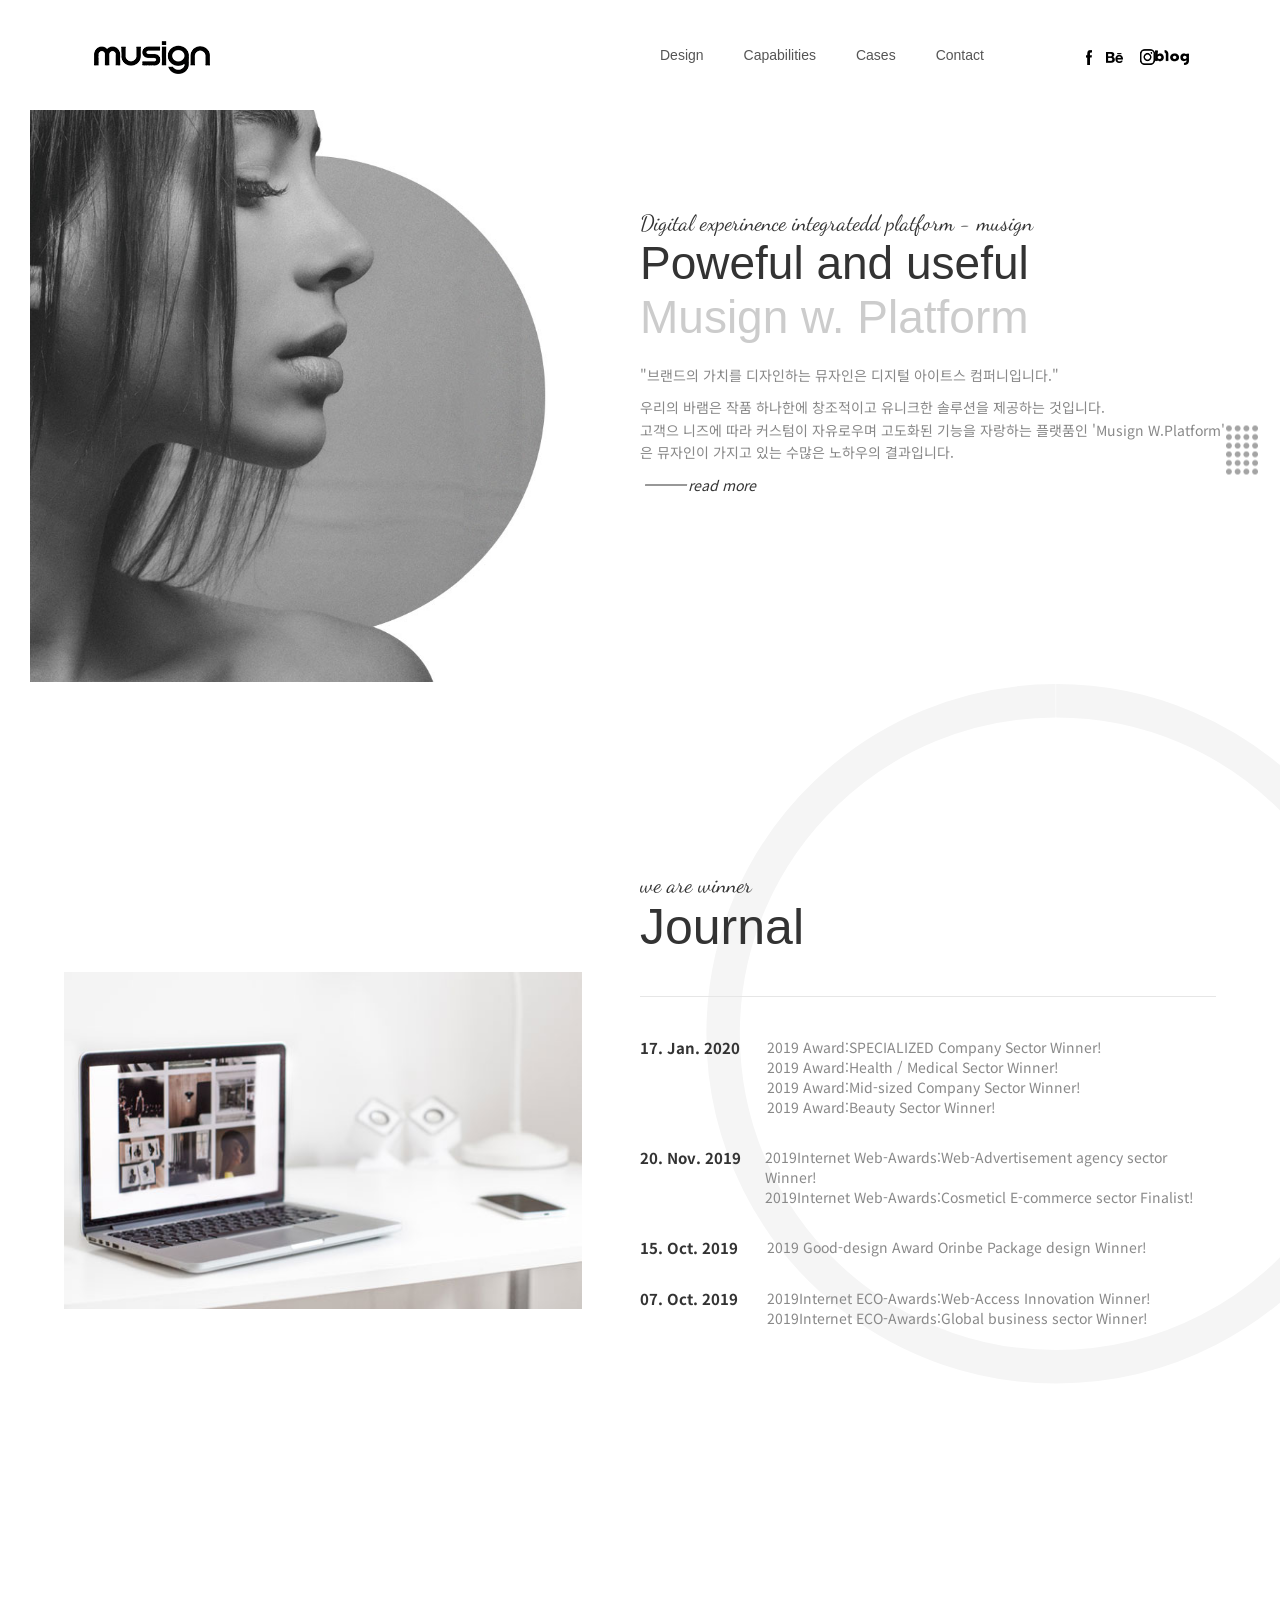
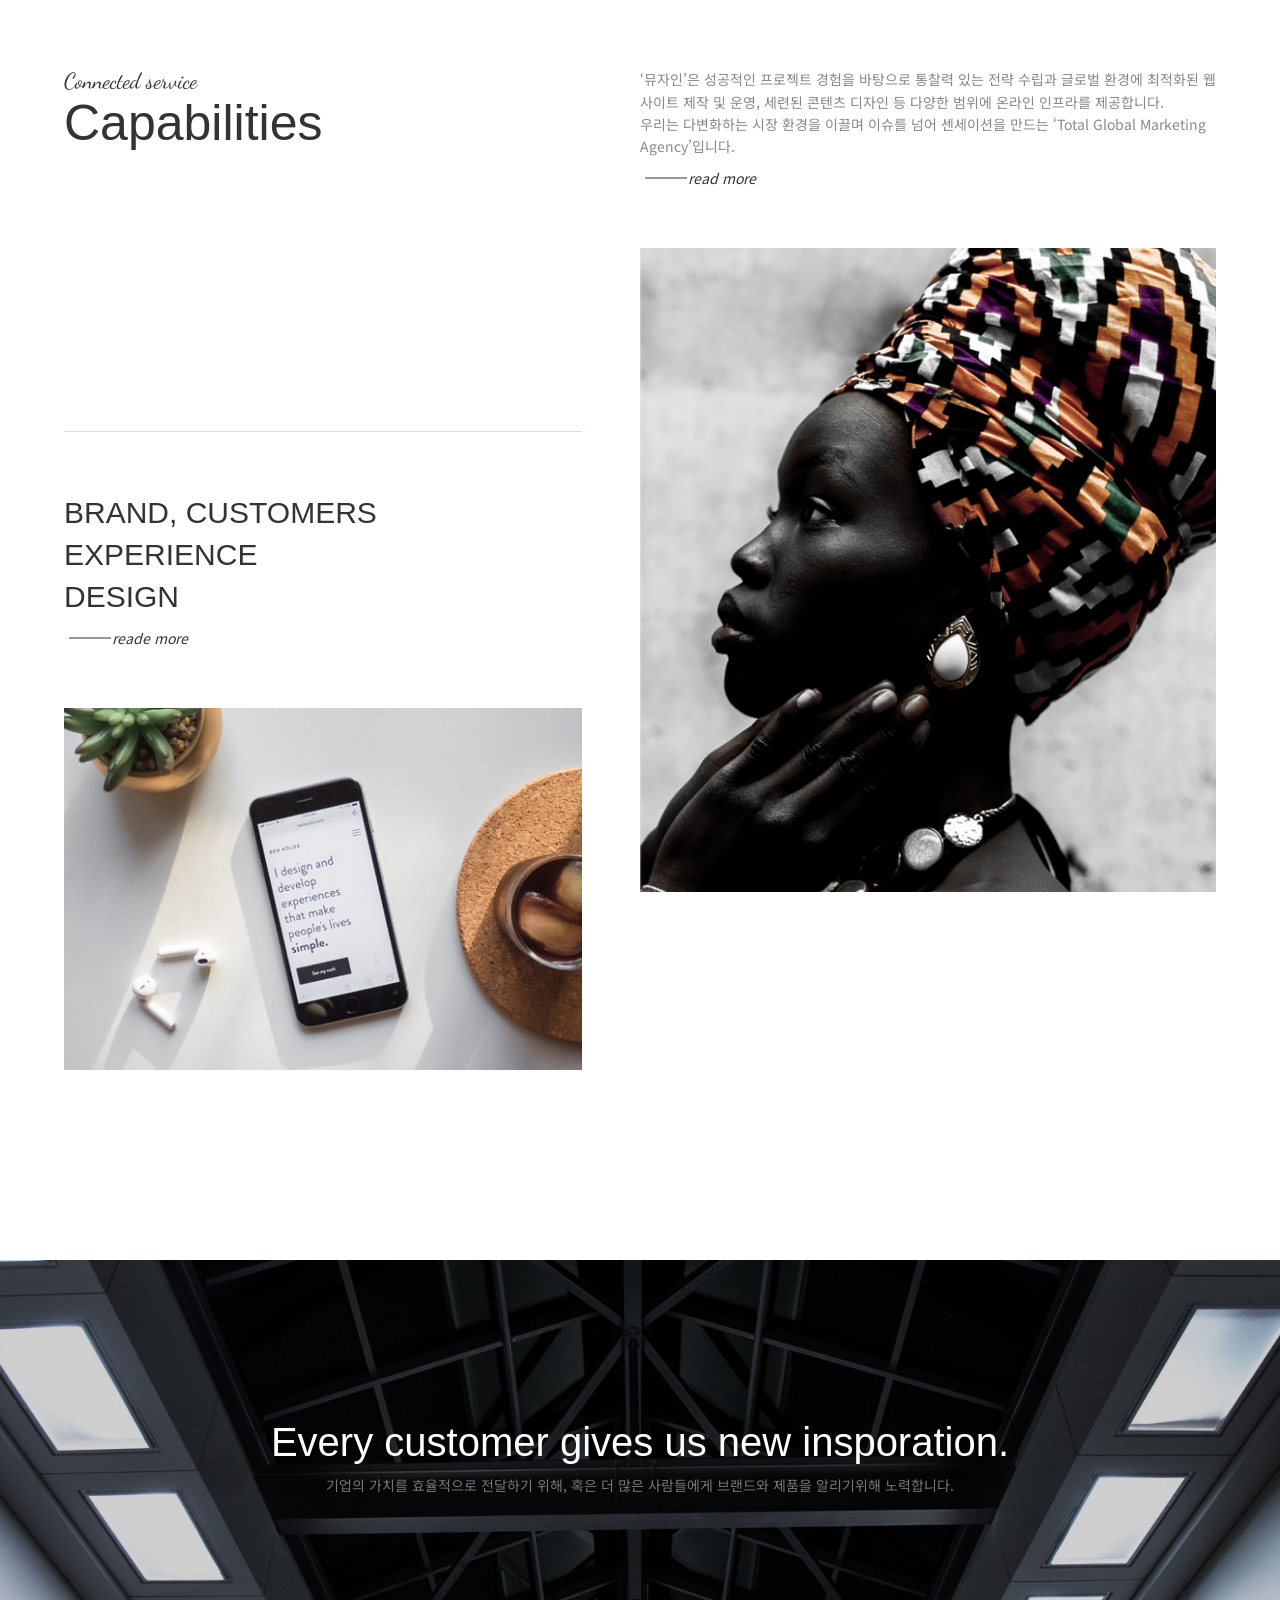
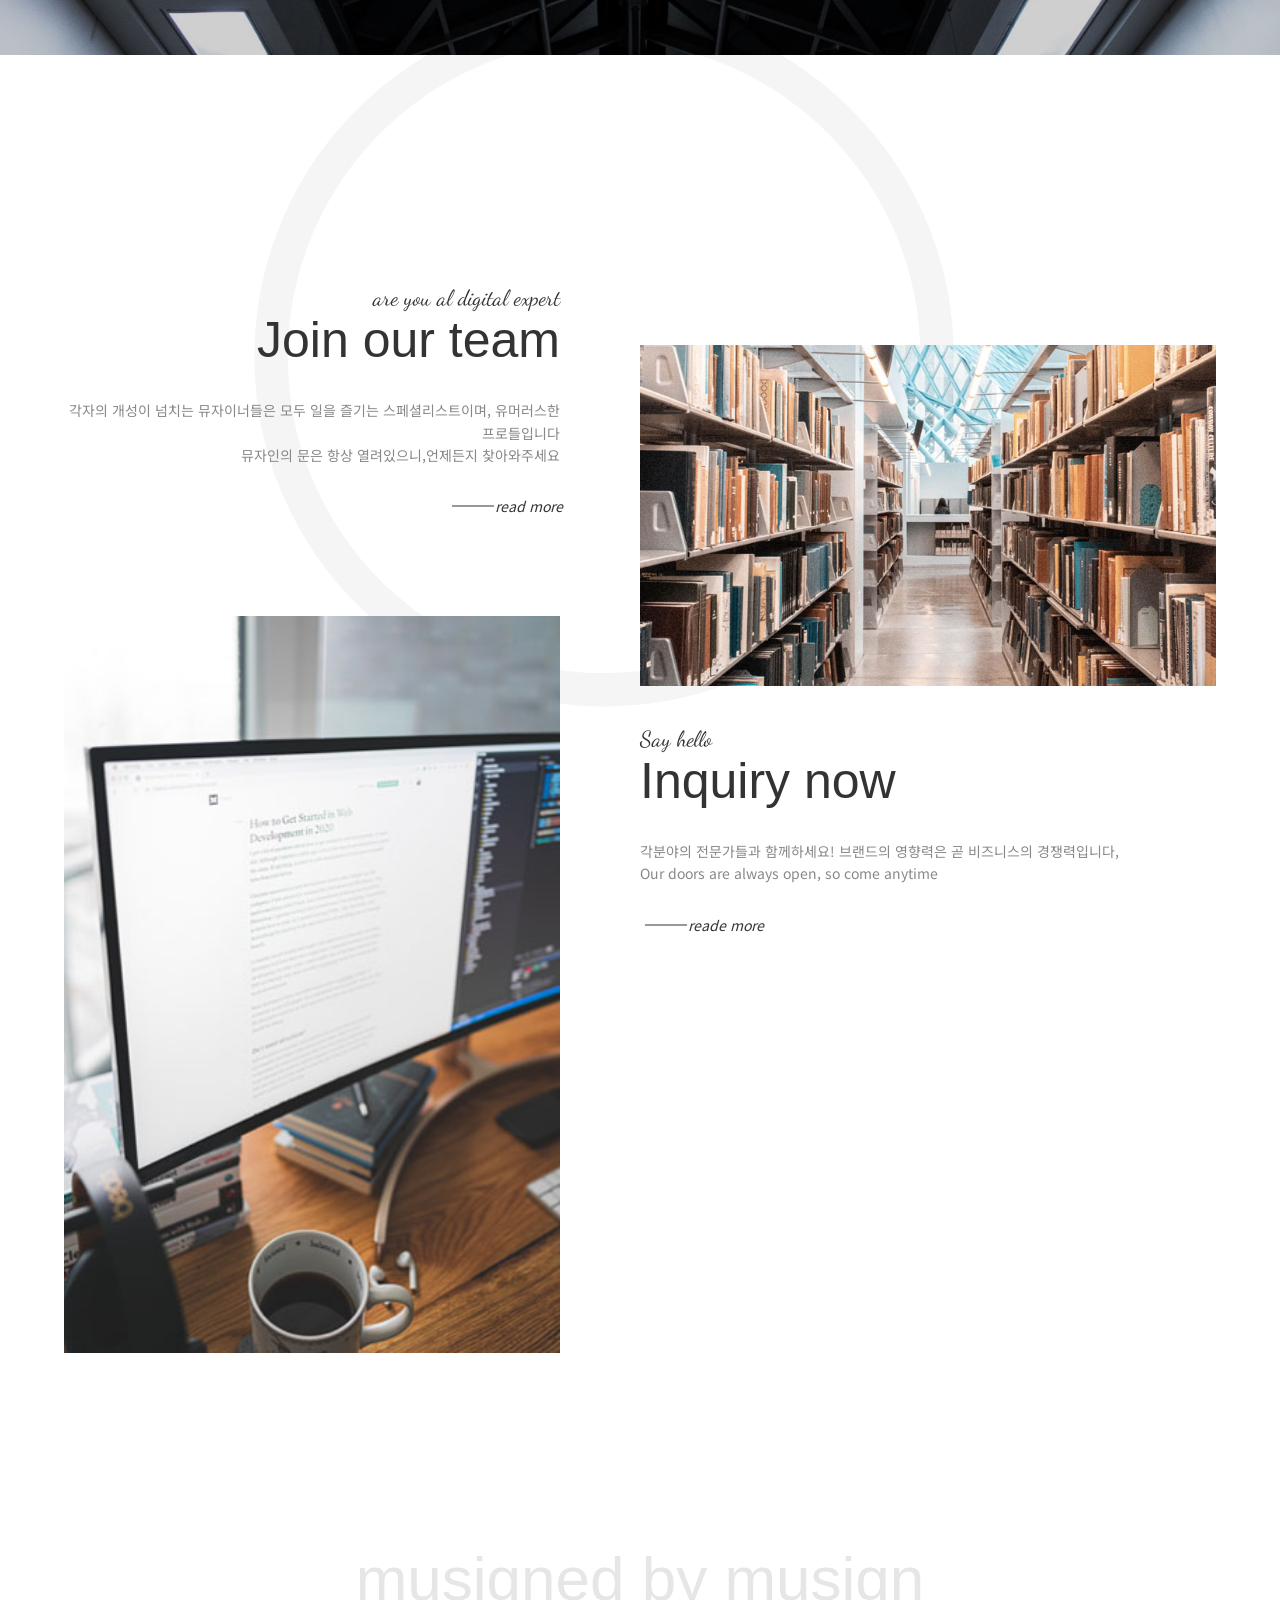
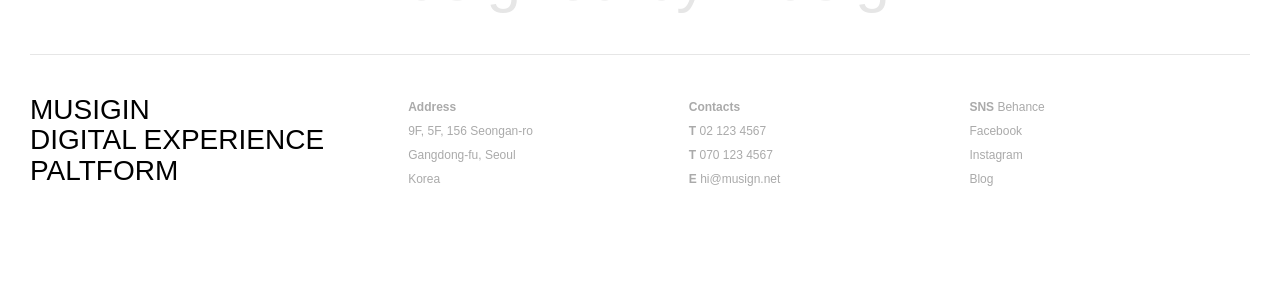
<file: musign/index.html>
<!doctype html>
<html lang="ko">
    <head>
        <meta charset="UTF-8" />
        <meta name="viewport" content="width=device-width, initial-scale=1.0" />
        <title>musign 클론코딩</title>
        <link rel="stylesheet" href="css/style.css" />
        <script defer src="js/script.js"></script>
    </head>
    <body>
        <div id="wrap">
            <div class="menuOpen">
                <button class="open">
                    <img src="img/open-icon.png" alt="" />
                </button>
                <div class="menuWrap">
                    <a href="#" class="close"><img src="img/close.png" alt="" /></a>
                    <a href="#" class="close en"> close</a>
                    <ul class="tit en animate" data-animate="motion">
                        <li>
                            <a href="#"
                                ><span><b>Design</b></span></a
                            >
                        </li>
                        <li>
                            <a href="#"
                                ><span><b>Capabilities</b></span></a
                            >
                        </li>
                        <li>
                            <a href="#"
                                ><span><b>Cases</b></span></a
                            >
                        </li>
                        <li>
                            <a href="#"
                                ><span><b>Contact</b></span></a
                            >
                        </li>
                    </ul>
                </div>
            </div>
            <header id="header">
                <div class="inner">
                    <h1 class="logo">
                        <a href="index.html"><img src="img/logo.png" alt="" /></a>
                    </h1>
                    <nav class="mainMenu">
                        <span class="bar"></span>
                        <ul class="gnb en">
                            <li><a href="#">Design</a></li>
                            <li><a href="#">Capabilities</a></li>
                            <li><a href="#">Cases</a></li>
                            <li><a href="#">Contact</a></li>
                        </ul>
                        <ul class="sns">
                            <li>
                                <a href="#"><img src="img/sns-icon01.png" alt="" /></a>
                            </li>
                            <li>
                                <a href="#"><img src="img/sns-icon02.png" alt="" /></a>
                            </li>
                            <li>
                                <a href="#"><img src="img/sns-icon03.png" alt="" /></a>
                            </li>
                            <li>
                                <a href="#"><img src="img/sns-icon04.png" alt="" /></a>
                            </li>
                        </ul>
                    </nav>
                </div>
            </header>
            <section class="visual">
                <div class="mainImg">
                    <p class="img animate" data-animate="motion">
                        <img src="img/mainVisual.jpg" alt="" />
                    </p>
                </div>
                <div class="mainTxt">
                    <h2 class="tit en animate" data-animate="motion">
                        <span class="en_s"
                            ><b>Digital experinence integratedd platform - musign</b></span
                        >
                        <span><b>Poweful and useful</b></span>
                        <span class="gray"><b>Musign w. Platform</b></span>
                    </h2>
                    <div class="txt animate" data-animate="motion">
                        <p>
                            <b
                                >"브랜드의 가치를 디자인하는 뮤자인은 디지털 아이트스
                                컴퍼니입니다."</b
                            >
                        </p>
                        <p>
                            <b>
                                우리의 바램은 작품 하나한에 창조적이고 유니크한 솔루션을 제공하는
                                것입니다. <br />
                                고객으 니즈에 따라 커스텀이 자유로우며 고도화된 기능을 자랑하는
                                플랫품인 'Musign W.Platform' <br />은 뮤자인이 가지고 있는 수많은
                                노하우의 결과입니다.</b
                            >
                        </p>
                        <p>
                            <b><a href="#" class="moreBtn">read more</a></b>
                        </p>
                    </div>
                </div>
            </section>
            <section class="journal">
                <p class="scroll">scroll</p>
                <!-- svg -->
                <div class="circleBox animate" data-animate="motion">
                    <svg
                        class="svgAni"
                        version="1.1"
                        xmlns="http://www.w3.org/2000/svg"
                        xmlns:xlink="http://www.w3.org/1999/xlink"
                        x="0px"
                        y="0px"
                        width="700px"
                        height="700px"
                        viewBox="0 0 523.421 523.104"
                        enable-background="new 0 0 523.421 523.104"
                        xml:space="preserve"
                    >
                        <path
                            d="M510.844,261.637
                    c0,69.277-28.291,131.946-73.95,177.084c-44.978,44.464-106.809,71.916-175.05,71.916c-55.662,0-107.058-18.264-148.522-49.125
                    C52.343,416.126,12.843,343.494,12.843,261.637c0-56.924,19.102-109.387,51.245-151.329
                    c45.509-59.381,117.161-97.671,197.755-97.671c70.752,0,134.612,29.51,179.944,76.893
                    C484.565,134.242,510.844,194.871,510.844,261.637z"
                        />
                    </svg>
                </div>
                <div class="inner">
                    <div class="box">
                        <p class="img animate" data-animate="motion">
                            <img src="img/img_01.jpg" alt="" />
                        </p>
                    </div>
                    <div class="box">
                        <h2 class="tit en animate" data-animate="motion">
                            <span class="en_s"><b>we are winner</b></span>
                            <span><b>Journal</b></span>
                        </h2>
                        <ul>
                            <li>
                                <h3>17. Jan. 2020</h3>
                                <p>
                                    2019 Award:SPECIALIZED Company Sector Winner!<br />
                                    2019 Award:Health / Medical Sector Winner!<br />
                                    2019 Award:Mid-sized Company Sector Winner!<br />
                                    2019 Award:Beauty Sector Winner!
                                </p>
                            </li>
                            <li>
                                <h3>20. Nov. 2019</h3>
                                <p>
                                    2019Internet Web-Awards:Web-Advertisement agency sector
                                    Winner!<br />
                                    2019Internet Web-Awards:Cosmeticl E-commerce sector Finalist!
                                </p>
                            </li>
                            <li>
                                <h3>15. Oct. 2019</h3>
                                <p>2019 Good-design Award Orinbe Package design Winner!</p>
                            </li>
                            <li>
                                <h3>07. Oct. 2019</h3>
                                <p>
                                    2019Internet ECO-Awards:Web-Access Innovation Winner!<br />
                                    2019Internet ECO-Awards:Global business sector Winner!
                                </p>
                            </li>
                        </ul>
                    </div>
                </div>
            </section>
            <section class="service">
                <div class="inner">
                    <div class="box">
                        <h2 class="tit en animate" data-animate="motion">
                            <span class="en_s"><b>Connected service</b></span>
                            <span><b>Capabilities</b></span>
                        </h2>
                    </div>
                    <div class="box">
                        <div class="txt">
                            <p>
                                ‘뮤자인’은 성공적인 프로젝트 경험을 바탕으로 통찰력 있는 전략 수립과
                                글로벌 환경에 최적화된 웹사이트 제작 및 운영, 세련된 콘텐츠 디자인
                                등 다양한 범위에 온라인 인프라를 제공합니다.<br />
                                우리는 다변화하는 시장 환경을 이끌며 이슈를 넘어 센세이션을 만드는
                                ‘Total Global Marketing Agency’입니다.
                            </p>
                            <a href="#" class="moreBtn">read more</a>
                        </div>
                        <p class="img animate" data-animate="motion">
                            <img src="img/img_02.jpg" alt="" />
                        </p>
                    </div>
                    <div class="box design">
                        <h2 class="tit en animate" data-animate="motion">
                            <span><b>BRAND, CUSTOMERS</b></span>
                            <span><b>EXPERIENCE</b></span>
                            <span><b>DESIGN</b></span>
                        </h2>
                        <a href="#" class="moreBtn">reade more</a>
                        <p class="img animate" data-animate="motion">
                            <img src="img/img_03.jpg" alt="" />
                        </p>
                    </div>
                </div>
            </section>
            <section class="customer">
                <h2 class="tit en animate" data-animate="motion">
                    <span><b>Every customer gives us new insporation.</b></span>
                </h2>
                <div class="txt">
                    기업의 가치를 효율적으로 전달하기 위해, 혹은 더 많은 사람들에게 브랜드와 제품을
                    알리기위해 노력합니다.
                </div>
            </section>
            <section class="team">
                <!-- svg -->
                <div class="circleBox animate" data-animate="motion">
                    <svg
                        class="svgAni"
                        version="1.1"
                        xmlns="http://www.w3.org/2000/svg"
                        xmlns:xlink="http://www.w3.org/1999/xlink"
                        x="0px"
                        y="0px"
                        width="700px"
                        height="700px"
                        viewBox="0 0 523.421 523.104"
                        enable-background="new 0 0 523.421 523.104"
                        xml:space="preserve"
                    >
                        <path
                            d="M510.844,261.637
                c0,69.277-28.291,131.946-73.95,177.084c-44.978,44.464-106.809,71.916-175.05,71.916c-55.662,0-107.058-18.264-148.522-49.125
                C52.343,416.126,12.843,343.494,12.843,261.637c0-56.924,19.102-109.387,51.245-151.329
                c45.509-59.381,117.161-97.671,197.755-97.671c70.752,0,134.612,29.51,179.944,76.893
                C484.565,134.242,510.844,194.871,510.844,261.637z"
                        />
                    </svg>
                </div>
                <div class="inner">
                    <div class="box left">
                        <h2 class="tit en animate" data-animate="motion">
                            <span class="en_s"><b>are you al digital expert</b></span>
                            <span><b>Join our team</b></span>
                        </h2>
                        <div class="txt">
                            <p>
                                각자의 개성이 넘치는 뮤자이너들은 모두 일을 즐기는 스페셜리스트이며,
                                유머러스한 프로들입니다<br />
                                뮤자인의 문은 항상 열려있으니,언제든지 찾아와주세요
                            </p>
                        </div>
                        <a href="#" class="moreBtn">read more</a>
                        <p class="img animate" data-animate="motion">
                            <img src="img/img_05.jpg" alt="" />
                        </p>
                    </div>
                    <div class="box">
                        <p class="img animate" data-animate="motion">
                            <img src="img/img_06.jpg" alt="" />
                        </p>
                        <h2 class="tit en animate" data-animate="motion">
                            <span class="en_s"><b>Say hello</b> </span>
                            <span><b>Inquiry now</b></span>
                        </h2>
                        <div class="txt">
                            <p>
                                각분야의 전문가들과 함께하세요! 브랜드의 영향력은 곧 비즈니스의
                                경쟁력입니다, <br />
                                Our doors are always open, so come anytime
                            </p>
                        </div>
                        <a href="#" class="moreBtn">reade more</a>
                    </div>
                </div>
            </section>
            <footer>
                <div class="top">
                    <h2 class="tit en animate" data-animate="motion">
                        <span><b>musigned by musign</b></span>
                    </h2>
                </div>
                <div class="bottom en">
                    <ul>
                        <li>
                            MUSIGIN <br />
                            DIGITAL EXPERIENCE <br />PALTFORM
                        </li>
                        <li>
                            <b>Address</b> <br />
                            9F, 5F, 156 Seongan-ro <br />
                            Gangdong-fu, Seoul <br />
                            Korea
                        </li>
                        <li>
                            <b>Contacts</b><br />
                            <b>T</b> 02 123 4567<br />
                            <b>T</b> 070 123 4567<br />
                            <b>E</b> hi@musign.net
                        </li>
                        <li>
                            <b>SNS</b>
                            Behance <br />
                            Facebook <br />
                            Instagram <br />
                            Blog
                        </li>
                    </ul>
                </div>
            </footer>
        </div>
    </body>
</html>
</file>
<file: musign/css/style.css>
@charset "utf-8";
@import url('https://fonts.googleapis.com/css2?family=Dancing+Script&family=Noto+Sans+KR&display=swap');

/* reset */
* {
    margin: 0;
    padding: 0;
}
html,
body,
div,
span,
applet,
object,
iframe,
h1,
h2,
h3,
h4,
h5,
h6,
p,
blockquote,
pre,
a,
abbr,
acronym,
address,
big,
cite,
code,
del,
dfn,
em,
font,
img,
ins,
kbd,
q,
s,
samp,
small,
strike,
strong,
sub,
sup,
tt,
var,
b,
u,
i,
center,
dl,
dt,
dd,
ol,
ul,
li,
fieldset,
form,
label,
legend,
table,
tbody,
tfoot,
thead,
tr,
th,
td {
    margin: 0;
    padding: 0;
}
h1,
h2,
h3,
h4,
h5,
h6 {
    font-weight: 700;
    font-size: inherit;
}
a {
    color: inherit;
    text-decoration: inherit;
}
img {
    vertical-align: middle;
}
a img {
    border: none;
}
li {
    list-style: none;
}
address,
em,
i {
    font-style: normal;
}
a:focus {
    outline: none;
}
button:focus {
    outline: none;
}

@font-face {
    font-family: 'handel gothic';
    src: url('../font/handel gothic.ttf') format('truetype');
}

/* layout */

body {
    font-family: 'Noto Sans KR', sans-serif;
    font-size: 14px;
    color: #333;
}
#wrap {
    position: relative;
    overflow: hidden;
}
.en {
    font-family: 'handel gothic', sans-serif;
}
.en_s {
    font-family: 'Dancing Script', cursive;
}
#header .inner {
    max-width: 90%;
    margin: 0 auto;
    height: 110px;
    line-height: 110px;
    display: flex;
    justify-content: space-between;
}
#header .inner .logo a {
    display: block;
    width: 100%;
    height: 100%;
}
#header .inner .mainMenu {
    width: 50%;
    display: flex;
    justify-content: space-between;
}
#header .inner .mainMenu span {
    display: none;
}
#header .inner .mainMenu .gnb {
    width: 50%;
    display: flex;
}
#header .inner .mainMenu .gnb li {
    margin: 0 20px;
}
#header .inner .mainMenu .gnb li a {
    display: block;
    width: 100%;
    height: 100%;
    color: #555;
}
#header .inner .mainMenu .sns {
    width: 25%;
    display: flex;
}
#header .inner .mainMenu .sns li {
    width: 25%;
    text-align: right;
}
#header .inner .mainMenu .sns li a {
    display: block;
    width: 100%;
    height: 100%;
}

/* 공통요소 */
.tit {
    font-size: 50px;
}
.tit span {
    display: block;
}
.tit span b {
    font-weight: normal;
    overflow: hidden;
}
.tit span.en_s {
    font-size: 22px;
    font-weight: normal;
}
.tit span.gray {
    color: #ccc;
}
.txt p {
    color: #888;
    line-height: 1.6;
    margin-bottom: 10px;
}
.moreBtn {
    display: inline-block;
    color: #333;
    position: relative;
    padding-left: 45px;
    transform: skewX(-15deg) translateX(5px);
    transition: all 0.15s;
}
.moreBtn:before {
    content: '';
    width: 42px;
    height: 1px;
    background: #333;
    position: absolute;
    top: 50%;
    left: 0;
    transform: translateY(-50%);
}
.moreBtn:hover,
.moreBtn:focus {
    transform: skewX(0deg) translateX(0px);
    transition: all 0.3s;
}
.inner {
    width: 1320px;
    margin: auto;
    display: flex;
    justify-content: space-between;
    flex-wrap: wrap;
}
.inner .box {
    width: 50%;
}

/* visual */
.visual {
    max-width: 90%;
    margin: 0 auto;
    display: flex;
}
.visual .mainImg {
    width: 50%;
}
.visual .mainImg img {
    width: 90%;
}
.visual .mainTxt {
    width: 50%;
    margin-top: 180px;
}
.visual .mainTxt .tit {
    font-size: 72px;
}
.visual .mainTxt .txt {
    padding: 50px 0 0 70px;
}

/* journal */
.journal {
    position: relative;
    padding: 190px 0 120px;
}
.journal .scroll {
    text-transform: uppercase;
    position: absolute;
    left: 50%;
    transform: translateX(-50%);
    top: -20px;
    font-size: 10px;
    letter-spacing: 5px;
    writing-mode: vertical-rl;
    padding-top: 90px;
}
.journal .scroll::before {
    content: '';
    position: absolute;
    height: 75px;
    width: 1px;
    background: #333;
    top: 0;
    left: 6px;
}
.journal .inner .box .img {
    padding-top: 100px;
}
.journal .inner .box .tit {
    margin-bottom: 40px;
}
.journal .inner .box ul {
    border-top: 1px solid #e6e6e6;
    padding-top: 40px;
}
.journal .inner .box ul li {
    margin-bottom: 30px;
    display: flex;
}
.journal .inner .box ul li h3 {
    width: 22%;
    font-size: 15px;
    font-weight: bold;
}
.journal .inner .box ul li p {
    color: #888;
}

/* service */
.service {
    padding: 190px 0;
}
.service .inner .box .img {
    margin-top: 60px;
}
.service .inner .box.design {
    width: 45%;
    margin-top: -40%;
    border-top: 1px solid #c4e5ea;
    padding-top: 60px;
}
.service .inner .box.design .tit {
    font-size: 30px;
    line-height: 1.4;
    margin-bottom: 10px;
}

/* customer */
.customer {
    background: url(../img/img_04.jpg) no-repeat center/cover;
    padding: 160px;
    text-align: center;
}
.customer .tit {
    color: #fff;
    font-size: 40px;
    margin-bottom: 10px;
}
.customer .txt {
    color: #777;
}

/* team */
.team {
    padding: 190px 0;
    position: relative;
}
.team .inner .box.left {
    text-align: right;
    padding-right: 80px;
    box-sizing: border-box;
}
.team .inner .box .tit {
    margin-top: 40px;
}
.team .inner .box .img {
    margin-top: 100px;
}
.team .inner .box .txt {
    margin: 30px 0;
}

/* footer */
footer {
    width: 1320px;
    margin: 0 auto;
}
footer .top .tit {
    color: #e6e6e6;
    font-size: 62px;
    text-align: center;
    margin-bottom: 40px;
}
footer .bottom {
    border-top: 1px solid #e6e6e6;
    padding: 40px 0 100px;
}
footer .bottom ul {
    display: flex;
    justify-content: space-between;
    flex-wrap: wrap;
}
footer .bottom ul li {
    width: 23%;
    color: #aaa;
    font-size: 12px;
    line-height: 2;
}
footer .bottom ul li:nth-child(1) {
    width: 31%;
    font-size: 28px;
    color: #000;
    line-height: 1.1;
}

/* circleBox SVG */
.circleBox {
    transform: rotate(-90deg);
}
.journal .circleBox {
    width: 700px;
    position: absolute;
    right: 13%;
    top: 100px;
    z-index: -1;
}
.team .circleBox {
    width: 700px;
    position: absolute;
    top: -50px;
    left: 20%;
    z-index: -1;
}
.circleBox path {
    fill: none;
    stroke: #f5f5f5;
    stroke-width: 25;
    stroke-dashoffset: 0;
    stroke-dasharray: 1564;
}

/* animation */
.circleBox .svgAni path {
    animation-name: dash;
    animation-duration: 1.5s;
}
@keyframes dash {
    0% {
        stroke-dashoffset: 1564;
    }
}

/* menuOpen */
.menuOpen button.open {
    position: fixed;
    right: 0;
    top: 50%;
    transform: translateY(-50%);
    z-index: 100;
    border: none;
    padding: 30px 22px;
    box-sizing: border-box;
    background: none;
}
.menuOpen button.open:before {
    content: '';
    width: 100%;
    height: 100%;
    background: #f5f5f5;
    position: absolute;
    right: -100%;
    top: 0;
    z-index: -1;
    transition: all 0.5s;
}
.menuOpen button.open:hover:before,
.menuOpen button.open:focus:before {
    right: 0;
    transition: all 0.5s;
    cursor: pointer;
}

/* menuWrap */
.menuOpen .menuWrap {
    width: 100%;
    height: 100vh;
    position: fixed;
    top: 0;
    right: 0;
    z-index: 100;
    background: #eee;
}
.menuOpen .menuWrap .tit {
    color: #ccc;
    position: absolute;
    top: 50%;
    transform: translateY(-50%);
    left: 25%;
    font-size: 60px;
}
.menuOpen .menuWrap .tit li a {
    display: inline-block;
    margin-bottom: 20px;
    position: relative;
    transition: all 0.3s;
}
.menuOpen .menuWrap .tit li a:hover,
.menuOpen .menuWrap .tit li a:focus {
    transform: translateX(30px);
    color: #333;
}
.menuOpen .menuWrap .tit li a:after {
    content: '';
    width: 0;
    height: 2px;
    background: #333;
    position: absolute;
    left: 0;
    bottom: -5px;
    transition: all 0.3s;
}
.menuOpen .menuWrap .tit li a:hover:after,
.menuOpen .menuWrap .tit li a:focus:after {
    width: 100%;
}

/* close button */
.menuOpen .menuWrap .close:nth-child(1) {
    position: absolute;
    left: 30px;
    top: 50%;
    transform: translateY(-50%);
}
.menuOpen .menuWrap .close.en {
    position: absolute;
    right: 50px;
    top: 50px;
    font-size: 25px;
    border-bottom: 1px solid #888;
    color: #888;
}

.menuOpen .menuWrap:before {
    content: '';
    width: 700px;
    height: 700px;
    background: #fff;
    position: absolute;
    left: 30%;
    top: 50%;
    transform: translateY(-50%);
    border-radius: 100%;
}

.menuOpen .menuWrap {
    width: 0%;
    opacity: 0;
    transform: skewY(40deg);
    transition: all 0.3s;
}
.menuOpen .menuWrap.on {
    width: 100%;
    opacity: 1;
    transform: skewY(0deg);
    transition: all 0.5s;
}

/* animation */
.tit.motion span {
    transform: translate3d(0, 0, 0) skewY(0deg);
    overflow: hidden;
}
.tit.motion span b {
    display: block;
    animation-name: textAni;
    animation-duration: 1.3s;
}

@keyframes textAni {
    0% {
        opacity: 0;
    }
    30% {
        opacity: 0;
        transform: translate3d(0, 40px, 0) skewY(8deg);
        transform-origin: top left;
    }
}

.txt.motion p {
    transform: translate3d(0, 0, 0) skewY(0deg);
    overflow: hidden;
}
.txt.motion p b {
    display: block;
    animation-name: textAni;
    animation-duration: 2s;
}

/* img애니메이션 */
.img.motion {
    position: relative;
    animation-name: imgAni;
    animation-duration: 1s;
}
.img.motion:after {
    content: '';
    width: 100%;
    height: 0%;
    background: #fff;
    position: absolute;
    top: 0;
    left: 0;
    animation-name: mask;
    animation-duration: 1.2s;
}
@keyframes mask {
    0% {
        height: 90%;
    }
}

/* 배경색애니 */
body {
    transition: all 0.4s;
}
body.on {
    background: #e8fcff;
    transition: all 0.3s;
}

.service .img.motion:after {
    background: #e8fcff;
}

/* responsive */
/* pc모드 1720~1401px */
@media screen and (max-width: 1720px) {
    #header .inner {
        max-width: 100%;
        padding: 0 30px;
        box-sizing: border-box;
    }
    #header .inner .mainMenu .sns {
        width: 23%;
    }
    .visual {
        max-width: 100%;
        padding: 0 30px;
        box-sizing: border-box;
    }
    .visual .mainTxt {
        margin-top: 160px;
    }
    .visual .mainTxt .tit {
        font-size: 62px;
    }
}

/* pc모드 1400~1025px */
@media screen and (max-width: 1400px) {
    .visual .mainTxt {
        margin-top: 100px;
    }
    .visual .mainTxt .tit {
        font-size: 46px;
    }
    .visual .mainTxt .txt {
        padding: 20px 0 0 0;
    }
    .txt p b {
        font-weight: normal;
    }
    .journal .scroll {
        display: none;
    }
    .journal .circleBox {
        right: -10%;
        top: 0;
    }
    .journal .inner .box .img {
        width: 90%;
    }
    .img img {
        width: 100%;
    }
    .inner {
        width: 90%;
    }
    footer {
        width: 100%;
        padding: 0 30px;
        box-sizing: border-box;
    }
}

/* 테블릿모드 1024~769px */
@media screen and (max-width: 1024px) {
    #header .inner {
        height: 80px;
        line-height: 80px;
    }
    #header .inner .mainMenu {
        display: none;
        width: 0;
        height: 0;
        opacity: 0;
    }
    .menuOpen button.open {
        top: 20px;
        right: 20px;
        padding: 0;
        transform: none;
    }
    .menuOpen button.open:before {
        display: none;
    }
    .visual {
        flex-wrap: wrap;
    }
    .visual .mainImg {
        width: 100%;
    }
    .visual .mainImg img {
        width: 100%;
    }
    .visual .mainTxt {
        width: 100%;
        margin-top: 50px;
    }
    .inner .box {
        width: 100%;
    }
    .journal {
        padding: 80px 0;
    }
    .journal .circleBox {
        top: 200px;
    }
    .journal .inner .box .img {
        padding-top: 0;
        width: 80%;
        margin: 0 auto 50px;
    }
    .service {
        padding: 80px 0;
    }
    .service .inner .txt {
        margin-top: 20px;
    }
    .service .inner .box .img {
        width: 70%;
        margin: 50px auto;
    }
    .service .inner .box .img img {
        width: 100%;
    }
    .service .inner .box.design {
        margin-top: 0;
        width: 100%;
    }
    .service .inner .box.design .img {
        margin-left: 0;
    }
    .service .inner .box.design .img img {
        width: 100%;
    }
    .service .inner .box.design .img.motion:after {
        background: #fff;
    }
    .service .inner .box.design .tit {
        font-size: 35px;
    }
    .customer {
        padding: 120px 0;
    }
    .customer .tit {
        font-size: 30px;
    }
    .team .inner .box.left {
        padding-right: 0;
        position: relative;
    }
    .team .inner .box.left .moreBtn {
        position: absolute;
        right: 0;
    }
    .team .inner .box .img {
        margin-top: 50px;
        width: 70%;
        float: right;
    }
    .team .inner .box .img:nth-child(1) {
        width: 100%;
    }
    .team .inner .box .tit {
        clear: both;
        padding-top: 50px;
    }
    footer .bottom ul li:nth-child(1) {
        width: 100%;
        margin-bottom: 30px;
    }
    footer .bottom ul li {
        width: 33.3333%;
    }
}

/* 테블릿모드 767~321px */
@media screen and (max-width: 768px) {
    body {
        font-size: 13px;
    }
    #header .inner {
        height: 60px;
        line-height: 60px;
    }
    .menuOpen button.open {
        height: 60px;
        width: 50px;
        top: 5px;
        right: 5px;
    }
    .menuOpen button.open img {
        height: 38px;
    }
    .tit {
        font-size: 30px;
    }
    .visual {
        padding: 0 20px;
    }
    .visual .mainTxt .tit {
        font-size: 31px;
    }
    .menuOpen .menuWrap .tit {
        font-size: 35px;
        left: 20px;
    }
    .menuOpen .menuWrap .close:nth-child(1) {
        top: 20px;
        left: 20px;
        transform: none;
    }
    .menuOpen .menuWrap .close:nth-child(2) {
        display: none;
    }
    .tit span.en_s {
        font-size: 18px;
    }
    .txt p {
        margin-bottom: 20px;
    }
    .inner {
        width: 100%;
        padding: 0 20px;
        box-sizing: border-box;
    }
    .journal {
        padding: 50px 0;
    }
    .journal .circleBox {
        top: 15%;
        right: -4%;
    }
    .journal .inner .box .img {
        width: 100%;
        margin-bottom: 30px;
    }
    .journal .inner .box ul {
        padding-top: 20px;
    }
    .journal .inner .box ul li {
        margin-bottom: 20px;
        flex-wrap: wrap;
    }
    .journal .inner .box ul li h3 {
        width: 100%;
        margin-bottom: 10px;
    }
    .service {
        padding: 50px 0;
    }
    .service .inner .box.design .img.motion:after {
        background: #e8fcff;
    }
    .customer {
        padding: 80px 20px;
    }
    .team {
        padding: 50px 0;
    }
    footer {
        padding: 0 20px;
    }
    footer .top .tit {
        font-size: 31px;
    }
    footer .bottom ul li {
        width: 100%;
        margin-bottom: 10px;
    }
    footer .bottom ul li :nth-child(1) {
        font-size: 13px;
        color: #333;
    }
}

/* 테블릿모드 320px이하 */
@media screen and (max-width: 320px) {
    body {
        font-size: 12px;
    }
    .tit span.en_s {
        font-size: 16px;
    }
    .visual .mainTxt .tit,
    .tit,
    footer .top .tit,
    .menuOpen .menuWrap .tit {
        font-size: 27px;
    }
    .jounal .inner .box ul li h3 {
        font-family: 14px;
    }
    .service .inner .box .img.motion:after {
        background: #fff;
    }
    .service .inner .box.design .tit {
        font-size: 22px;
    }
    .moreBtn {
        font-size: 11px;
    }
}
</file>
